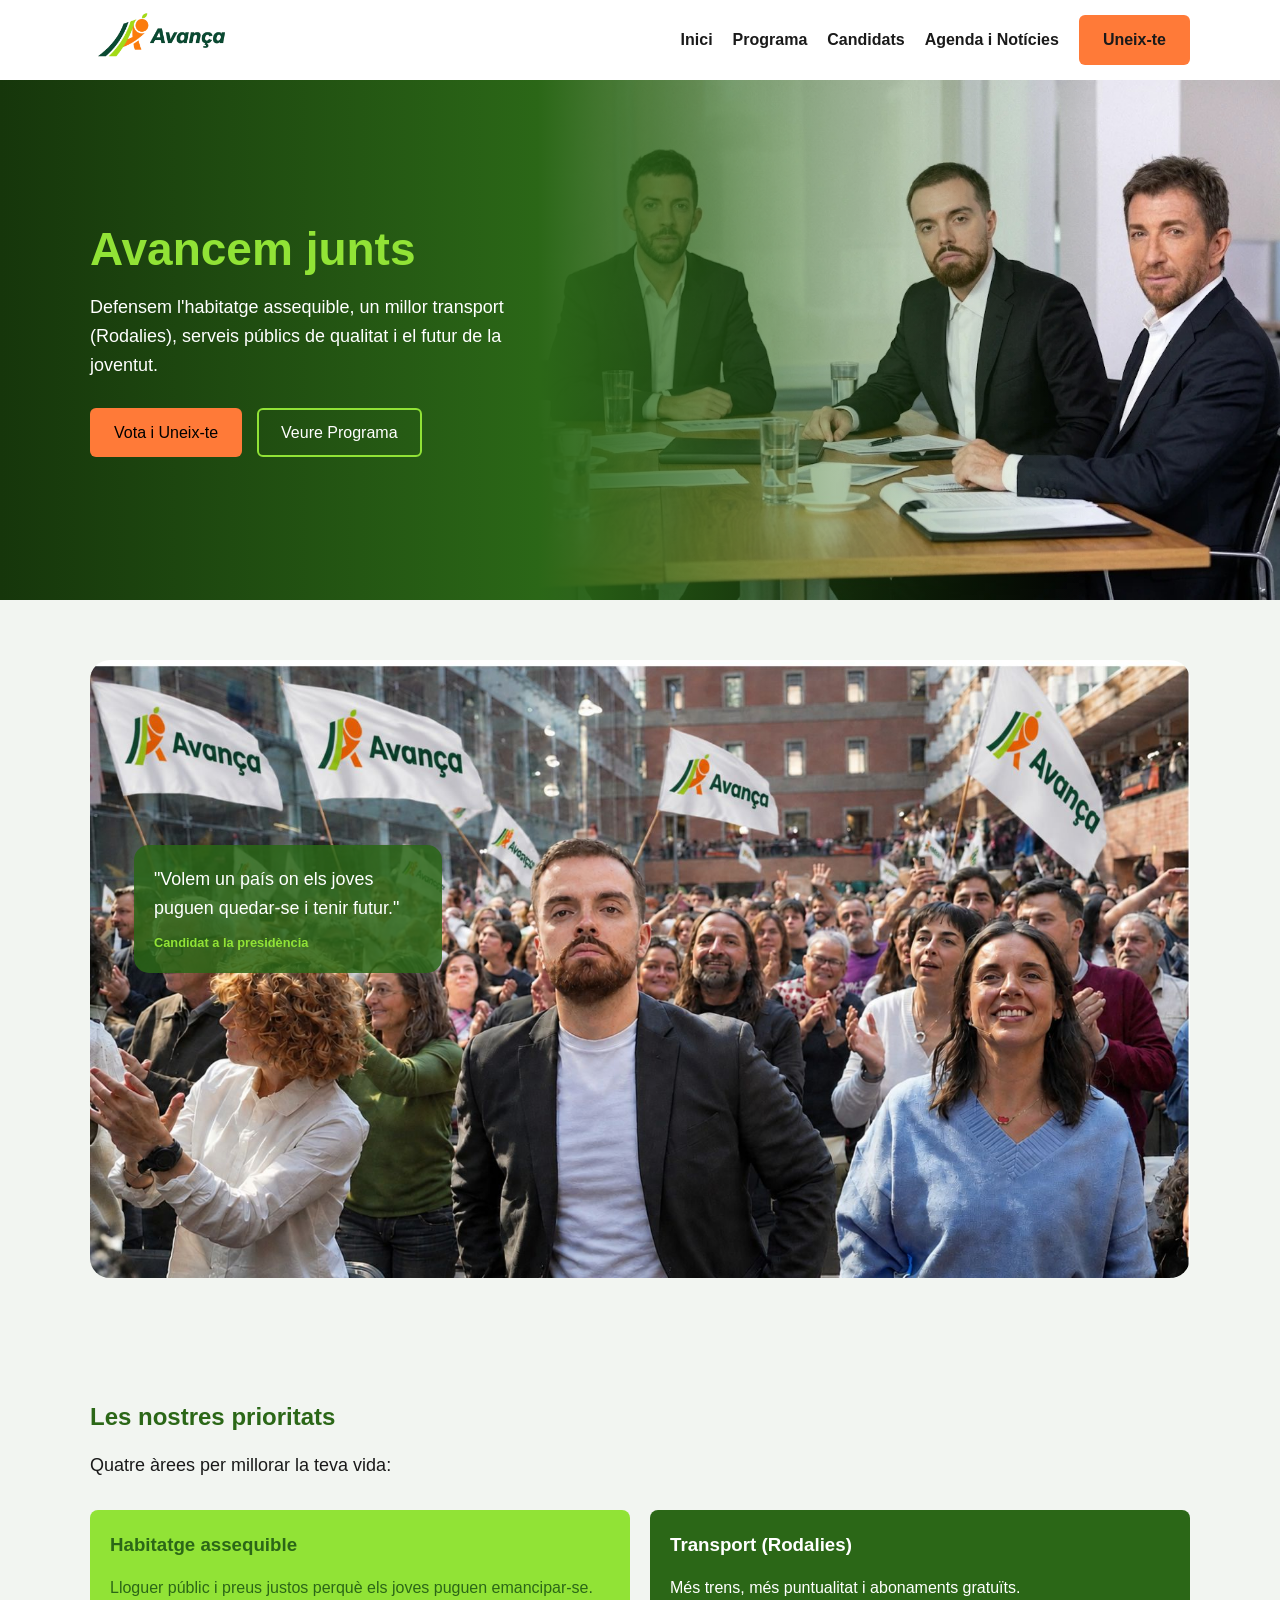
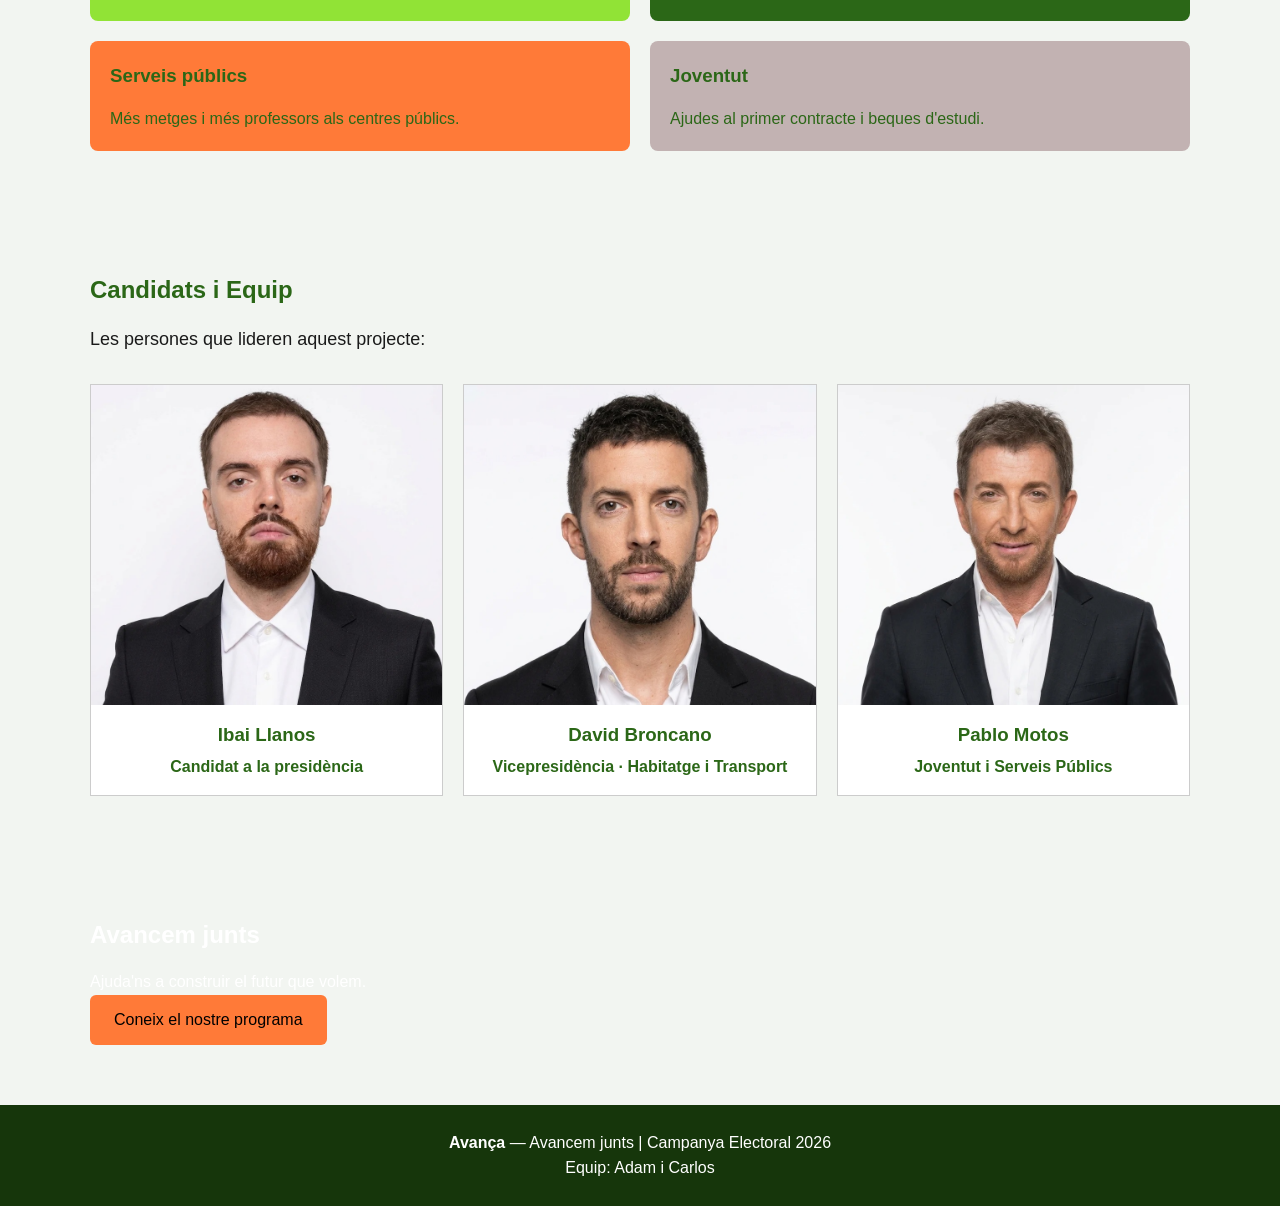
<file: index.html>
<!DOCTYPE html>
<html lang="ca">
  <head>
    <meta charset="UTF-8">
    <meta name="viewport" content="width=device-width, initial-scale=1.0">
    <title> Avancem junts</title>
    <link rel="stylesheet" href="estilos.css">
  </head>

  <body>

    <header class="cabecera">
      <div class="contenedor cabecera-flex">
        <a href="#inicio" class="logo">
          <img src="img/logo_transparente.png" alt="Logo Avança">
        </a>
        <nav class="menu">
          <ul>
            <li><a href="#inicio">Inici</a></li>
            <li><a href="programa.html">Programa</a></li>
            <li><a href="index.html#candidats">Candidats</a></li>
            <li><a href="agenda.html">Agenda i Notícies</a></li>
            <li><a href="formulario.html" class="boton-naranja">Uneix-te</a></li>
          </ul>
        </nav>

      </div>
    </header>

    <main>
      <section id="inicio" class="hero">
        <div class="contenedor hero-contenido">
          <div class="hero-texto">
            <h1>Avancem junts</h1>
            <p>Defensem l'habitatge assequible, un millor transport (Rodalies), serveis públics de qualitat i el futur de la joventut.</p>
            <div class="botones-hero">
              <a href="#uneix-te" class="boton-naranja">Vota i Uneix-te</a>
              <a href="programa.html" class="boton-borde">Veure Programa</a>
            </div>
          </div>
        </div>
      </section>

      <section class="seccion">
        <div class="contenedor">

          <div class="foto-cita">
            <img src="img/Banderas_con_logotipo.jpg" alt="Acte de campanya d'Avança">
            <div class="texto-cita">
              <p class="frase">"Volem un país on els joves puguen quedar-se i tenir futur."</p>
              <p class="cargo-frase">Candidat a la presidència</p>
            </div>
          </div>
        </div>
      </section>

      <section class="seccion">
        <div class="contenedor">
          <h2>Les nostres prioritats</h2>
          <p class="subtitulo">Quatre àrees per millorar la teva vida:</p>

          <div class="grid-programa">

            <article class="tarjeta fondo-1">
              <h3>Habitatge assequible</h3>
              <p>Lloguer públic i preus justos perquè els joves puguen emancipar-se.</p>
            </article>

            <article class="tarjeta fondo-2">
              <h3>Transport (Rodalies)</h3>
              <p>Més trens, més puntualitat i abonaments gratuïts.</p>
            </article>

            <article class="tarjeta fondo-3">
              <h3>Serveis públics</h3>
              <p>Més metges i més professors als centres públics.</p>
            </article>

            <article class="tarjeta fondo-4">
              <h3>Joventut</h3>
              <p>Ajudes al primer contracte i beques d'estudi.</p>
            </article>

          </div>
        </div>
      </section>

      <section id="candidats" class="seccion fondo-gris">
        <div class="contenedor">
          <h2>Candidats i Equip</h2>
          <p class="subtitulo">Les persones que lideren aquest projecte:</p>

          <div class="grid-candidats">

            <article class="tarjeta-candidat">
              <img src="img/1.jpeg" alt="Candidat 1">
              <div class="info-candidat">
                <h3>Ibai Llanos</h3>
                <p class="cargo">Candidat a la presidència</p>
              </div>
            </article>

            <article class="tarjeta-candidat">
              <img src="img/2.jpeg" alt="Candidat 2">
              <div class="info-candidat">
                <h3>David Broncano</h3>
                <p class="cargo">Vicepresidència · Habitatge i Transport</p>
              </div>
            </article>

            <article class="tarjeta-candidat">
              <img src="img/3.jpeg" alt="Candidat 3">
              <div class="info-candidat">
                <h3>Pablo Motos</h3>
                <p class="cargo">Joventut i Serveis Públics</p>
              </div>
            </article>

          </div>
        </div>
      </section>

      <section id="uneix-te" class="seccion fondo-verde">
        <div class="contenedor">
          <h2 class="texto-blanco">Avancem junts</h2>
          <p class="texto-blanco">Ajuda'ns a construir el futur que volem.</p>
          <a href="programa.html" class="boton-naranja">Coneix el nostre programa</a>
        </div>
      </section>

    </main>

    <footer class="pie">
      <div class="contenedor">
        <p><strong>Avança</strong> — Avancem junts | Campanya Electoral 2026</p>
        <p>Equip: Adam i Carlos</p>
      </div>
    </footer>

  </body>
</html>
</file>
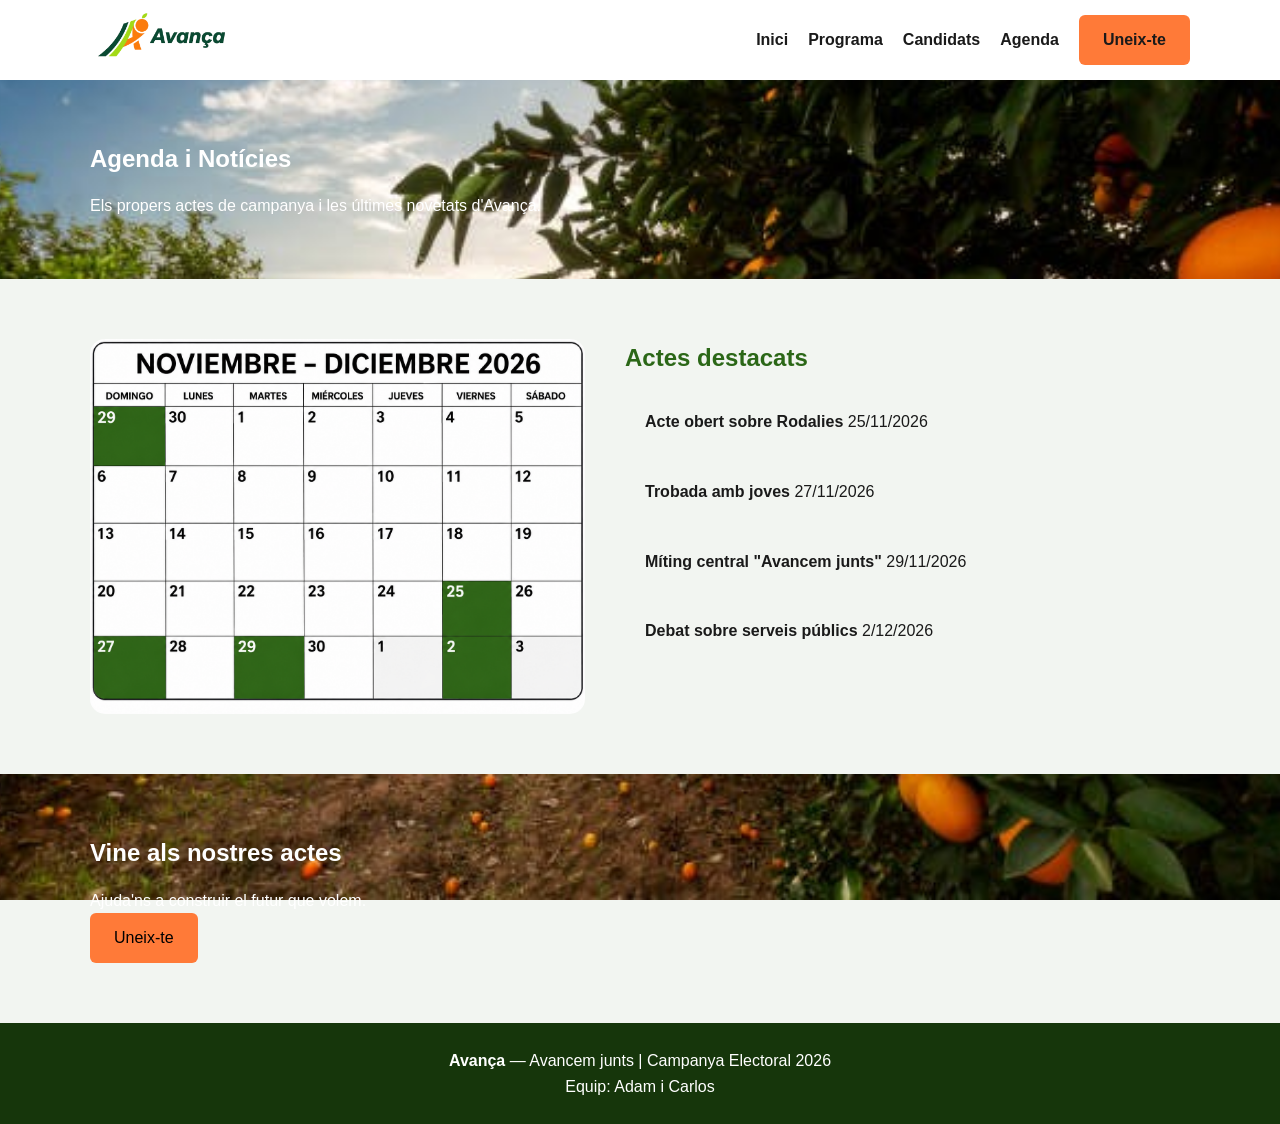
<file: agenda.html>
<!DOCTYPE html>
<html lang="ca">
  <head>
    <meta charset="UTF-8">
    <meta name="viewport" content="width=device-width, initial-scale=1.0">
    <title>Agenda </title>
    <link rel="stylesheet" href="estilos.css">
  </head>

  <body>

    <header class="cabecera">
      <div class="contenedor cabecera-flex">
        <a href="index.html" class="logo">
          <img src="img/logo_transparente.png" alt="Logo Avança">
        </a>
        <nav class="menu">
          <ul>
            <li><a href="index.html">Inici</a></li>
            <li><a href="programa.html">Programa</a></li>
            <li><a href="index.html#candidats">Candidats</a></li>
            <li><a href="agenda.html">Agenda</a></li>
            <li><a href="formulario.html" class="boton-naranja">Uneix-te</a></li>
          </ul>
        </nav>
      </div>
    </header>

    <main>
      <section class="seccion fondo-verde">
        <div class="contenedor">
          <h1 class="texto-blanco">Agenda i Notícies</h1>
          <p class="texto-blanco">Els propers actes de campanya i les últimes novetats d'Avança.</p>
        </div>
      </section>

      <section class="seccion">
        <div class="contenedor agenda-flex">

          <img src="img/cal.png" alt="Calendari d'actes de campanya" class="calendario-img">

          <div class="actes">
            <h2>Actes destacats</h2>

            <ul class="lista-actes">

              <li>
                <div>
                  <strong>Acte obert sobre Rodalies</strong> 25/11/2026
                </div>
              </li>

              <li>
                <div>
                  <strong>Trobada amb joves</strong> 27/11/2026
                </div>
              </li>

              <li>
                <div>
                  <strong>Míting central "Avancem junts"</strong> 29/11/2026
                </div>
              </li>

              <li>
                <div>
                  <strong>Debat sobre serveis públics</strong> 2/12/2026
                </div>
              </li>

            </ul>
          </div>

        </div>
      </section>

      <section class="seccion fondo-verde">
        <div class="contenedor">
          <h2 class="texto-blanco">Vine als nostres actes</h2>
          <p class="texto-blanco">Ajuda'ns a construir el futur que volem.</p>
          <a href="index.html#uneix-te" class="boton-naranja">Uneix-te</a>
        </div>
      </section>

    </main>

    <footer class="pie">
      <div class="contenedor">
        <p><strong>Avança</strong> — Avancem junts | Campanya Electoral 2026</p>
        <p>Equip: Adam i Carlos</p>
      </div>
    </footer>

  </body>
</html>
</file>
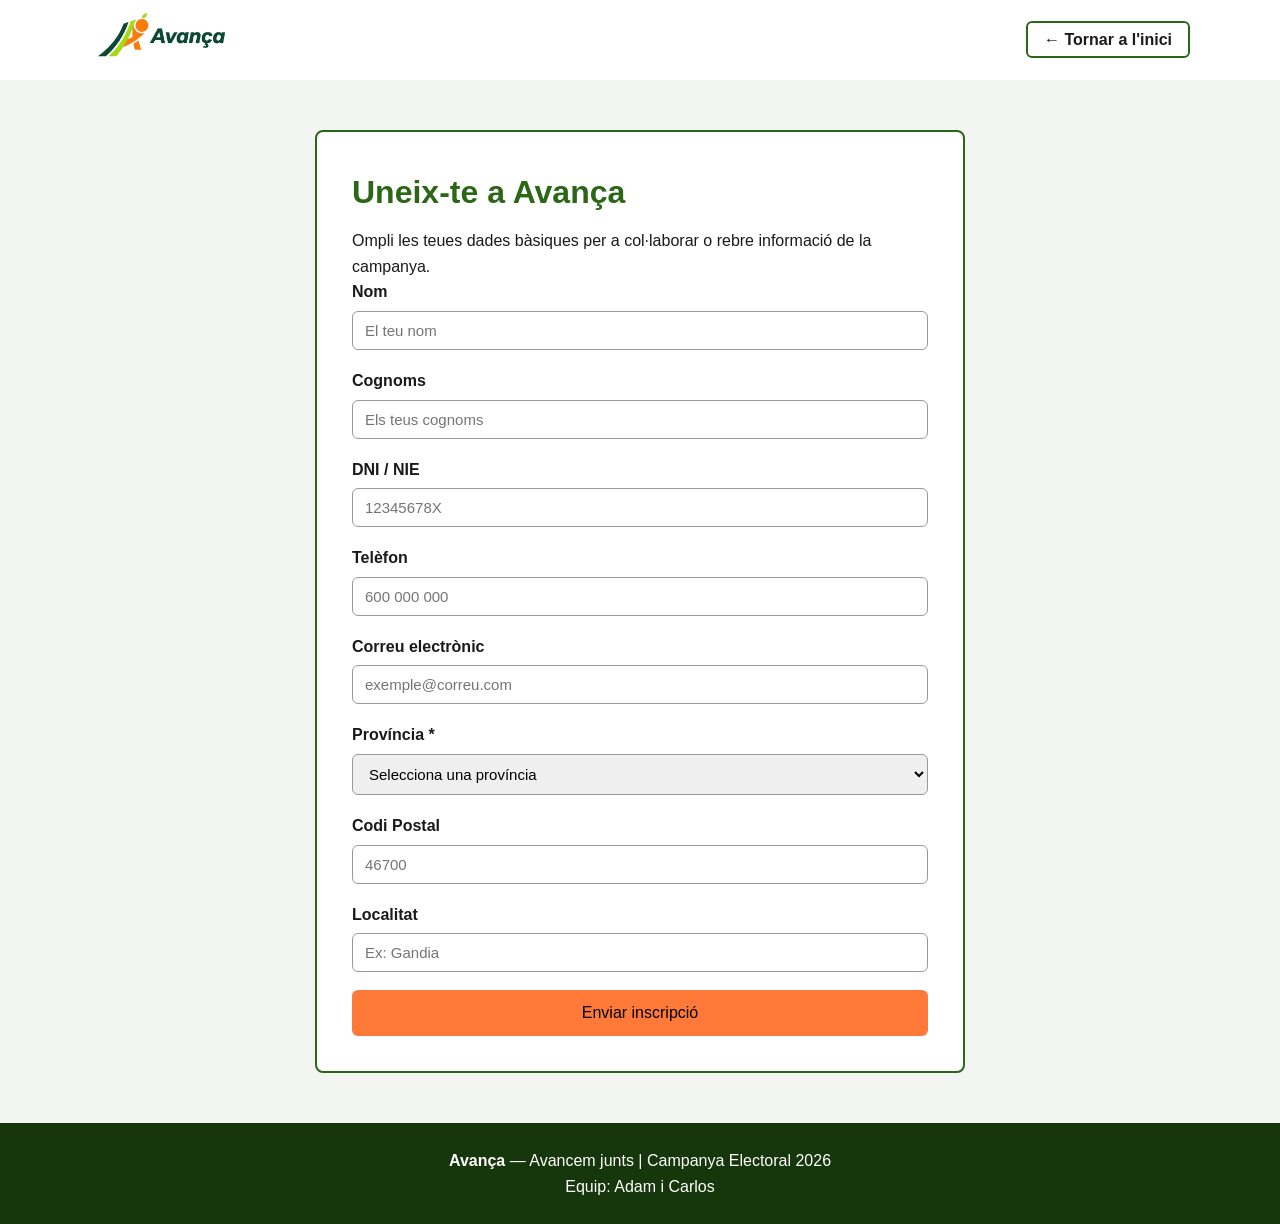
<file: formulario.html>
<!DOCTYPE html>
<html lang="ca">
<head>
  <meta charset="UTF-8">
  <meta name="viewport" content="width=device-width, initial-scale=1.0">
  <title>Uneix-te </title>
  <link rel="stylesheet" href="estilos.css">
</head>
<body>

  <header class="cabecera">
    <div class="contenedor cabecera-flex">
      <a href="index.html" class="logo">
        <img src="img/logo_transparente.png" alt="Logo Avança">
      </a>

      <nav class="menu">
        <a href="index.html" class="boton-volver">← Tornar a l'inici</a>
      </nav>
    </div>
  </header>

  <main class="seccion-formulario">
    <div class="contenedor">
      <div class="caja-formulario">
        <h1>Uneix-te a Avança</h1>
        <p class="descripcion">Ompli les teues dades bàsiques per a col·laborar o rebre informació de la campanya.</p>

        <form action="#" method="post">
          <div class="fila-doble">
            <div class="campo">
              <label for="nom">Nom</label>
              <input type="text" id="nom" name="nom" placeholder="El teu nom" required>
            </div>

            <div class="campo">
              <label for="cognoms">Cognoms</label>
              <input type="text" id="cognoms" name="cognoms" placeholder="Els teus cognoms" required>
            </div>
          </div>

          <div class="fila-doble">
            <div class="campo">
              <label for="dni">DNI / NIE</label>
              <input type="text" id="dni" name="dni" placeholder="12345678X" required>
            </div>

            <div class="campo">
              <label for="telefon">Telèfon</label>
              <input type="tel" id="telefon" name="telefon" placeholder="600 000 000" required>
            </div>
          </div>

          <div class="campo">
            <label for="email">Correu electrònic</label>
            <input type="email" id="email" name="email" placeholder="exemple@correu.com" required>
          </div>

          <div class="fila-doble">
            <div class="campo">
              <label for="provincia">Província *</label>
              <select id="provincia" name="provincia" required>
                <option value="">Selecciona una província</option>
                <option value="valencia">València</option>
                <option value="alacant">Alacant</option>
                <option value="castello">Castelló</option>
              </select>
            </div>

            <div class="campo">
              <label for="cp">Codi Postal</label>
              <input type="text" id="cp" name="cp" placeholder="46700" maxlength="5" required>
            </div>
          </div>

          <div class="campo">
            <label for="localitat">Localitat</label>
            <input type="text" id="localitat" name="localitat" placeholder="Ex: Gandia" required>
          </div>

          <button type="submit" class="boton-enviar">Enviar inscripció</button>
        </form>
      </div>
    </div>
  </main>

  <footer class="pie">
    <div class="contenedor">
      <p><strong>Avança</strong> — Avancem junts | Campanya Electoral 2026</p>
      <p>Equip: Adam i Carlos</p>
    </div>
  </footer>

</body>
</html>
</file>
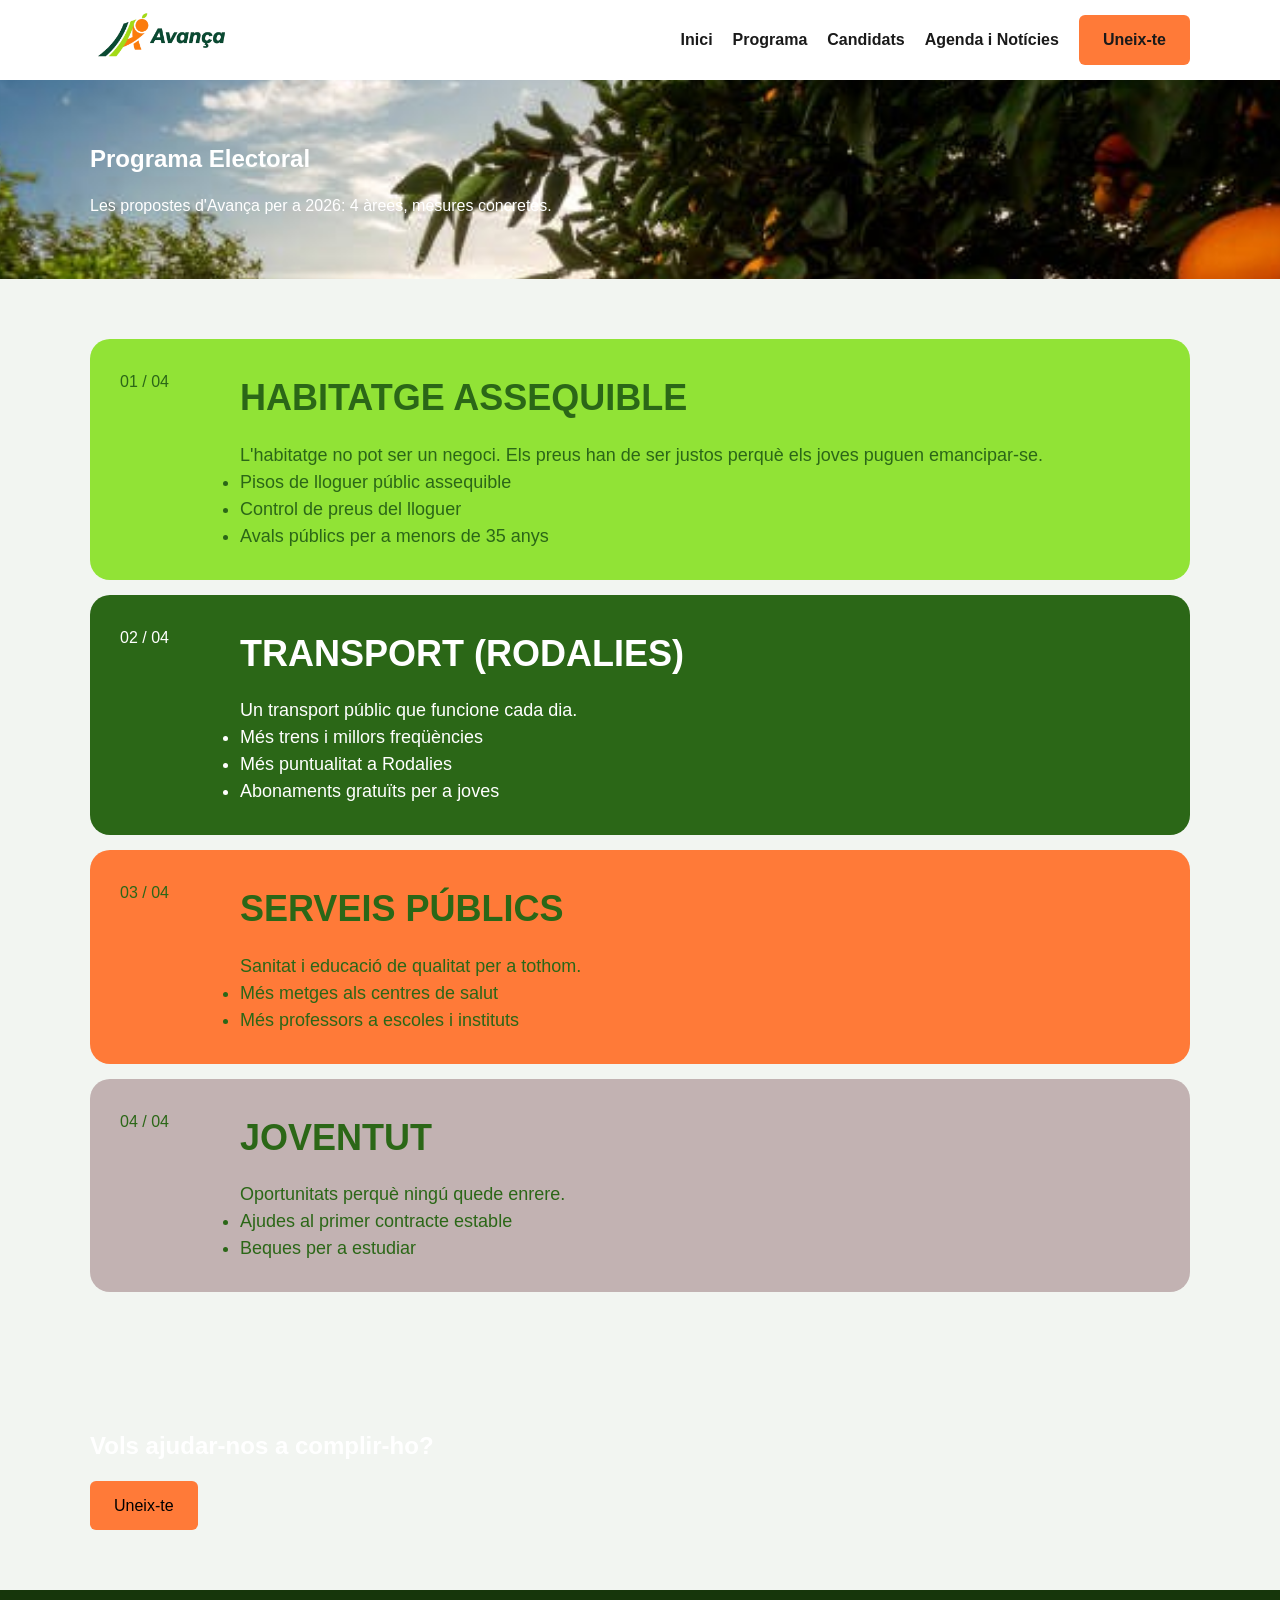
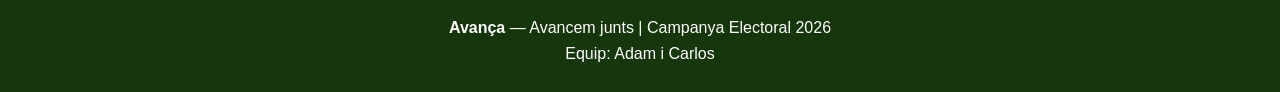
<file: programa.html>
<!DOCTYPE html>
<html lang="ca">
  <head>
    <meta charset="UTF-8">
    <meta name="viewport" content="width=device-width, initial-scale=1.0">
    <title>Programa </title>
    <link rel="stylesheet" href="estilos.css">
  </head>
  <body>

    <header class="cabecera">
      <div class="contenedor cabecera-flex">
        <a href="index.html" class="logo">
          <img src="img/logo_transparente.png" alt="Logo Avança">
        </a>
        <nav class="menu">
          <ul>
            <li><a href="index.html#inicio">Inici</a></li>
            <li><a href="programa.html">Programa</a></li>
            <li><a href="index.html#candidats">Candidats</a></li>
            <li><a href="agenda.html">Agenda i Notícies</a></li>
            <li><a href="formulario.html" class="boton-naranja">Uneix-te</a></li>
          </ul>
        </nav>
      </div>
    </header>

    <main>

      <section class="seccion fondo-verde">
        <div class="contenedor">
          <h1 class="texto-blanco">Programa Electoral</h1>
          <p class="texto-blanco">Les propostes d'Avança per a 2026: 4 àrees, mesures concretes.</p>
        </div>
      </section>

      <section class="seccion">
        <div class="contenedor">

          <article class="bloque fondo-1">
            <span class="numero">01 / 04</span>
            <div>
              <h2>Habitatge assequible</h2>
              <p>L'habitatge no pot ser un negoci. Els preus han de ser justos perquè els joves puguen emancipar-se.</p>
              <ul>
                <li>Pisos de lloguer públic assequible</li>
                <li>Control de preus del lloguer</li>
                <li>Avals públics per a menors de 35 anys</li>
              </ul>
            </div>
          </article>

          <article class="bloque fondo-2">
            <span class="numero">02 / 04</span>
            <div>
              <h2>Transport (Rodalies)</h2>
              <p>Un transport públic que funcione cada dia.</p>
              <ul>
                <li>Més trens i millors freqüències</li>
                <li>Més puntualitat a Rodalies</li>
                <li>Abonaments gratuïts per a joves</li>
              </ul>
            </div>
          </article>

          <article class="bloque fondo-3">
            <span class="numero">03 / 04</span>
            <div>
              <h2>Serveis públics</h2>
              <p>Sanitat i educació de qualitat per a tothom.</p>
              <ul>
                <li>Més metges als centres de salut</li>
                <li>Més professors a escoles i instituts</li>
              </ul>
            </div>
          </article>

          <article class="bloque fondo-4">
            <span class="numero">04 / 04</span>
            <div>
              <h2>Joventut</h2>
              <p>Oportunitats perquè ningú quede enrere.</p>
              <ul>
                <li>Ajudes al primer contracte estable</li>
                <li>Beques per a estudiar</li>
              </ul>
            </div>
          </article>

        </div>
      </section>

      <section class="seccion fondo-verde">
        <div class="contenedor">
          <h2 class="texto-blanco">Vols ajudar-nos a complir-ho?</h2>
          <a href="formulario.html" class="boton-naranja">Uneix-te</a>
        </div>
      </section>

    </main>

    <footer class="pie">
      <div class="contenedor">
        <p><strong>Avança</strong> — Avancem junts | Campanya Electoral 2026</p>
        <p>Equip: Adam i Carlos</p>
      </div>
    </footer>

  </body>
</html>
</file>
<file: estilos.css>
* {
  box-sizing: border-box;
  margin: 0;
  padding: 0;
}

body {
  font-family: Arial, sans-serif;
  color: #1A1A1A;
  line-height: 1.6;
}

h1, h2, h3 {
  font-family: 'Arial Black', Arial, sans-serif;
  color: #2B6717;
  margin-bottom: 15px;
}

.contenedor {
  width: 90%;
  max-width: 1100px;
  margin: 0 auto;
}

img {
  max-width: 100%;
  height: auto;
}



.boton-naranja {
  display: inline-block;
  background-color: #FF7A38;
  color: #000000;
  font-family: 'Arial Black', Arial, sans-serif;
  text-decoration: none;
  padding: 12px 24px;
  border-radius: 6px;
}

.boton-naranja:hover {
  background-color: #e66627;
}

.boton-borde {
  display: inline-block;
  border: 2px solid #91E336;
  color: #FFFFFF;
  font-family: 'Arial Black', Arial, sans-serif;
  text-decoration: none;
  padding: 10px 22px;
  border-radius: 6px;
}

.boton-borde:hover {
  background-color: #91E336;
  color: #000000;
}

.cabecera {
  background-color: white;
  padding: 15px 0;
  position: sticky;
  top: 0;
  z-index: 100;
}

.cabecera-flex {
  display: flex;
  justify-content: space-between;
  align-items: center;
  height: 50px;
}

.logo img {
  height: 80px;
}

.menu ul {
  display: flex;
  list-style: none;
  align-items: center;
  gap: 20px;
}

.menu a {
  text-decoration: none;
  color: #1A1A1A;
  font-weight: bold;
}

.hero {
  min-height: 520px;
  background-image: 
    linear-gradient(
      90deg, 
      #16360B 0%, 
      #2B6717 42%, 
      rgba(43, 103, 23, 0.4) 65%, 
      rgba(43, 103, 23, 0) 85%
    ),
    url("img/mesa.jpeg");
  background-repeat: no-repeat;
  background-position: right center;
  background-size: auto 100%;
  display: flex;
  align-items: center;
  padding: 60px 0;
}

.hero-texto {
  width: 50%;
  max-width: 480px;
}

.hero h1 {
  color: #91E336;
  font-size: 46px;
  line-height: 1.15;
  margin-bottom: 18px;
}

.hero p {
  color: #FFFFFF;
  font-size: 18px;
  margin-bottom: 28px;
}

.botones-hero {
  display: flex;
  gap: 15px;
  flex-wrap: wrap;
}

.seccion {
  padding: 60px 0;
}

.fondo-gris {
  background-color: #F2F5F1;
}

.fondo-verde {
  background-image: url("img/fondo.jpeg");
  background-repeat: no-repeat;
  background-size:  cover;
  background-position: bottom;
  background-attachment: fixed;
}

.texto-blanco {
  color: #FFFFFF;
}

.subtitulo {
  margin-bottom: 30px;
  font-size: 18px;
}

.grid-programa {
  display: grid;
  grid-template-columns: repeat(2, 1fr);
  gap: 20px;
}

.tarjeta {
  color: white;
  padding: 20px;
  border-radius: 8px;
}
.tarjeta h3{
  color: inherit;
}

.grid-candidats {
  display: grid;
  grid-template-columns: repeat(3, 1fr);
  gap: 20px;
}

.tarjeta-candidat {
  background-color: #FFFFFF;
  overflow: hidden;
  border: 1px solid #cccccc;
  display: flex;
  flex-direction: column;
}

.tarjeta-candidat img {
  width: 100%;
  height: 320px;
  object-fit: cover;
  object-position: center top;
}

.info-candidat {
  padding: 15px;
  text-align: center;
}

.info-candidat h3 {
  margin-bottom: 5px;
}

.cargo {
  color: #2B6717;
  font-weight: bold;
}

.formulario {
  background-color: #FFFFFF;
  padding: 25px;
  border-radius: 8px;
  max-width: 600px;
  margin-top: 20px;
}


.pie {
  background-color: #16360B;
  color: #FFFFFF;
  text-align: center;
  padding: 25px 0;
}

@media (max-width: 768px) {
  .hero {
    min-height: auto;
    padding: 260px 0 40px 0;
    background-image: 
      linear-gradient(
        0deg, 
        #2B6717 45%, 
        rgba(43, 103, 23, 0.6) 65%, 
        rgba(43, 103, 23, 0) 100%
      ),
      url("img/mesa.jpeg");
    background-position: center top;
    background-size: cover;
  }

  .hero-texto {
    width: 100%;
    max-width: 100%;
  }

  .hero h1 {
    font-size: 36px;
  }


  .menu {
    display: none;
    width: 100%;
    margin-top: 15px;
    background-color: #FFFFFF;
    padding-bottom: 15px;
  }

  .cabecera-flex {
    flex-wrap: wrap;
    height: auto;
  }

  .checkbox-oculto:checked ~ .menu {
    display: block;
  }

  .menu ul {
    flex-direction: column;
    align-items: flex-start;
  }

  .grid-programa,
  .grid-candidats {
    grid-template-columns: 1fr;
  }

}
.bloque {
  display: flex;
  gap: 40px;
  border-radius: 20px;
  padding: 30px;
  margin-bottom: 15px;
}

.bloque .numero {
  min-width: 80px;
  } 

.bloque h2 {
  color: inherit;
  text-transform: uppercase;
  font-size: 36px;
  }

.bloque p, .bloque li {
  font-size: 18px;
  line-height: 1.5;
  }
.fondo-1 { background: #91E336; color: #2B6717; }
.fondo-2 { background: #2B6717; color: white; }
.fondo-3 { background: #FF7A38; color: #2B6717; }
.fondo-4 { background: rgb(194, 178, 178); color: #2B6717; }

.foto-cita {
  position: relative;
  border-radius: 20px;
  overflow: hidden;
}

.foto-cita img {
  width: 100%;
  display: block;
}

.texto-cita {
  position: absolute;
  left: 4%;
  top: 30%;
  width: 28%;
  padding: 20px;
  background: rgba(43, 103, 23, 0.85);
  border-radius: 15px;
  color: white;
}

.frase {
  font-family: "Arial Black", Arial, sans-serif;
  font-size: clamp(13px, 1.4vw, 18px);
  margin-bottom: 10px;
}

.cargo-frase {
  color: #91E336;
  font-weight: bold;
  font-size: clamp(11px, 1vw, 14px);
}

@media (max-width: 768px) {
  .texto-cita {
    position: static;
    width: 100%;
    border-radius: 0;
    background: #2B6717;
  }

  .frase {
    font-size: 20px;
  }

  .cargo-cita {
    font-size: 16px;
  }
}



.grid-programa .tarjeta h3 {
  color: inherit;
}


body {
  background-color: #F2F5F1;
  display: flex;
  flex-direction: column;
  min-height: 100vh;
}



.boton-volver {
  text-decoration: none;
  color: #2B6717;
  font-weight: bold;
  border: 2px solid #2B6717;
  padding: 8px 16px;
  border-radius: 6px;
}

.boton-volver:hover {
  background-color: #2B6717;
  color: #FFFFFF;
}

.seccion-formulario {
  flex: 1;
  padding: 50px 0;
}

.caja-formulario {
  background-color: #FFFFFF;
  max-width: 650px;
  margin: 0 auto;
  padding: 35px;
  border-radius: 8px;
  border: 2px solid #2B6717;
}

.caja-formulario h1 {
  margin-bottom: 10px;
}

.campo {
  margin-bottom: 18px;
}

.campo label {
  display: block;
  font-weight: bold;
  margin-bottom: 6px;
}

.campo input,
.campo select {
  width: 100%;
  padding: 10px 12px;
  border: 1px solid #999999;
  border-radius: 6px;
  font-family: Arial, sans-serif;
  font-size: 15px;
}

.boton-enviar {
  width: 100%;
  background-color: #FF7A38;
  color: #000000;
  font-family: 'Arial Black', Arial, sans-serif;
  font-size: 16px;
  padding: 14px;
  border: none;
  border-radius: 6px;
  cursor: pointer;
}

.boton-enviar:hover {
  background-color: #e66627;
}

@media (max-width: 600px) {
 
  .caja-formulario {
    padding: 20px;
  }
}

.agenda-flex {
  display: flex;
  gap: 40px;
  align-items: flex-start;
}

.calendario-img {
  width: 45%;
  flex-shrink: 0;
  border-radius: 15px;
}

.actes {
  flex: 1;
}

.lista-actes {
  list-style: none;
}

.lista-actes li {
  padding: 12px 0;
  margin: 20px;
}

@media (max-width: 768px) {
  .agenda-flex {
    flex-direction: column;
  }

  .calendario-img {
    width: 100%;
  }
}
</file>
